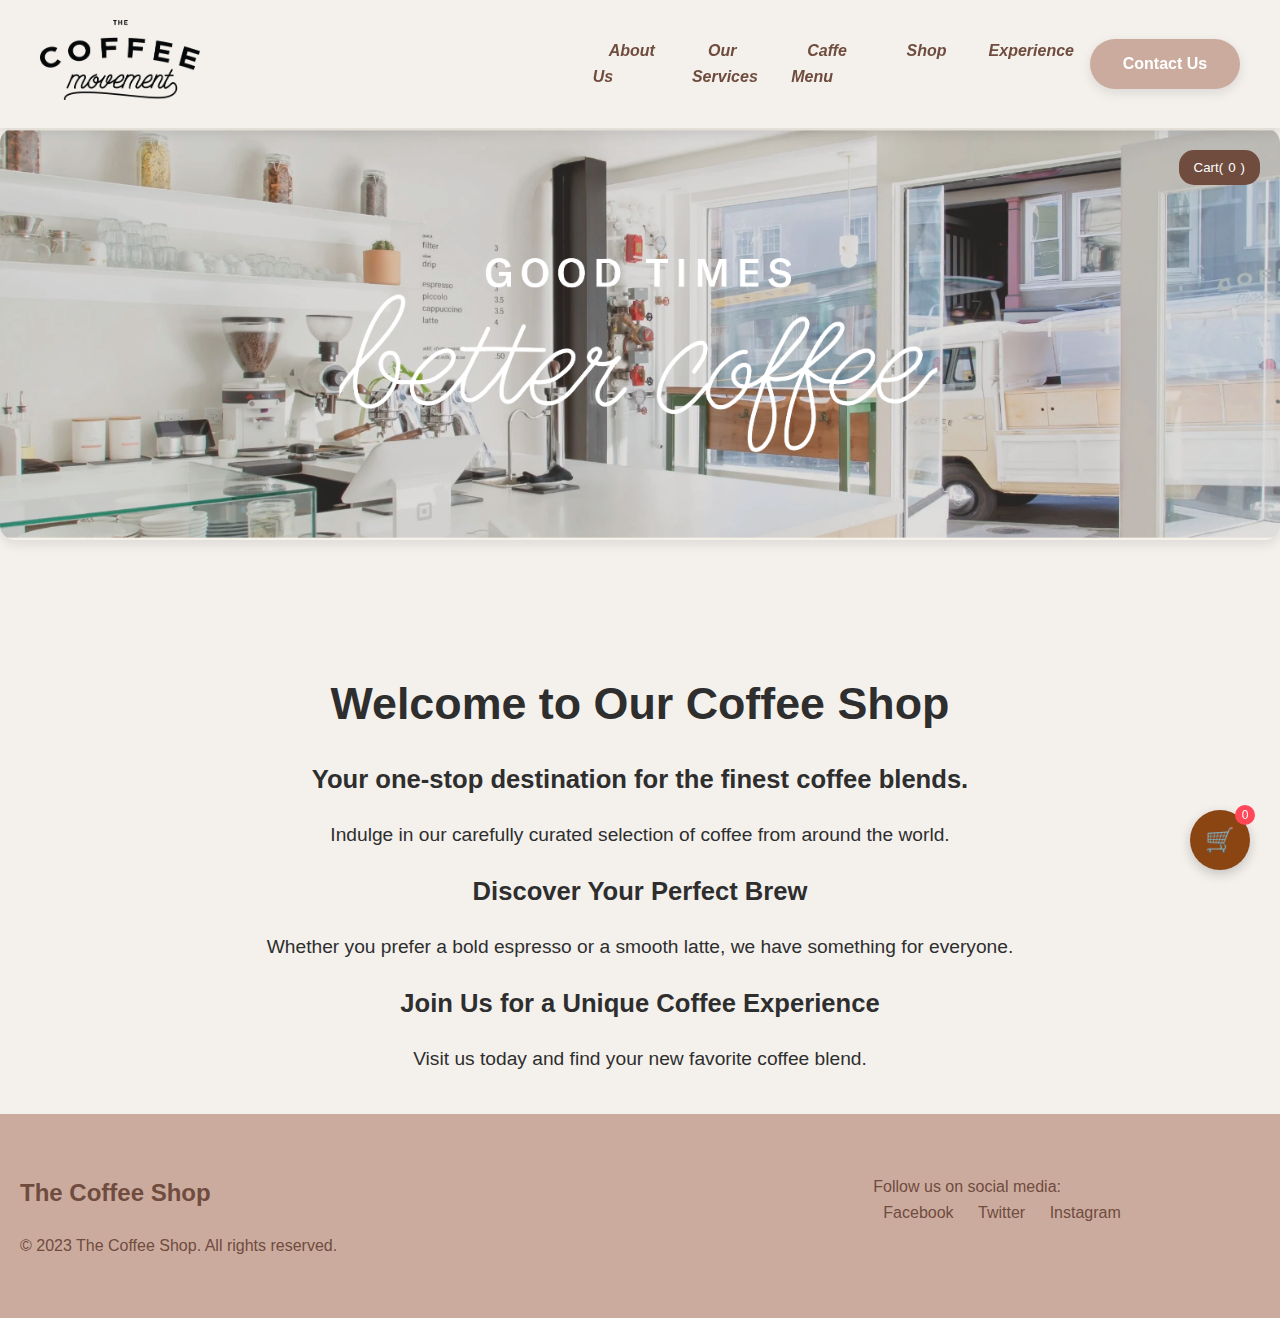
<file: index.html>
<!--Creating a coffee shop  Responsive  website-->
<!DOCTYPE html>
<html lang="en">

<head>
    <meta charset="UTF-8">
    <meta name="viewport" content="width=device-width, initial-scale=1.0">
    <title>Coffee Shop</title>
    <link rel="stylesheet" href="css/style.css">
    <script src="javaScript/script.js" defer></script>
</head>

<body>
    <div class="navbar">
        <div class="logo">
            <a href="index.html"><img src="imgs/coffeenav.webp" alt="Coffee Shop Logo"></a>
        </div>
        <div></div>
        <ul class="nav-links">
            <li><a href="About.html">About Us</a></li>
            <li><a href="service.html">Our Services</a></li>
            <li><a href="caffe.html">Caffe Menu</a></li>
            <li><a href="shop.html">Shop</a></li>
            <li><a href="experience.html">Experience</a></li>
        </ul>
        <div class="cart-icon">
            <a href="contact.html">
            <button>Contact Us</button></a>
        </div>
    </div>
    <div class="container">
        <img src="imgs/Home.PNG" alt="home img">
        <div class="content">
            <h2>Welcome to Our Coffee Shop</h2>

            <h3>Your one-stop destination for the finest coffee blends.</h3>
            <p>Indulge in our carefully curated selection of coffee from around the world.</p>
            <h3>Discover Your Perfect Brew</h3>
            <p>Whether you prefer a bold espresso or a smooth latte, we have something for everyone.</p>
            <h3>Join Us for a Unique Coffee Experience</h3>
            <p>Visit us today and find your new favorite coffee blend.</p>

        </div>
    </div>
    <footer>
        <div>
            <h3>The Coffee Shop</h3>
            <p>&copy; 2023 The Coffee Shop. All rights reserved.</p>
        </div>
        <div>
            
        </div>
        <div>
            <p>Follow us on social media:</p>
            <ul class="social-links">
                <li><a href="https://www.facebook.com">Facebook</a></li>
                <li><a href="https://www.twitter.com">Twitter</a></li>
                <li><a href="https://www.instagram.com">Instagram</a></li>
            </ul>
        </div>
    </footer>

</body>

</html>
</file>
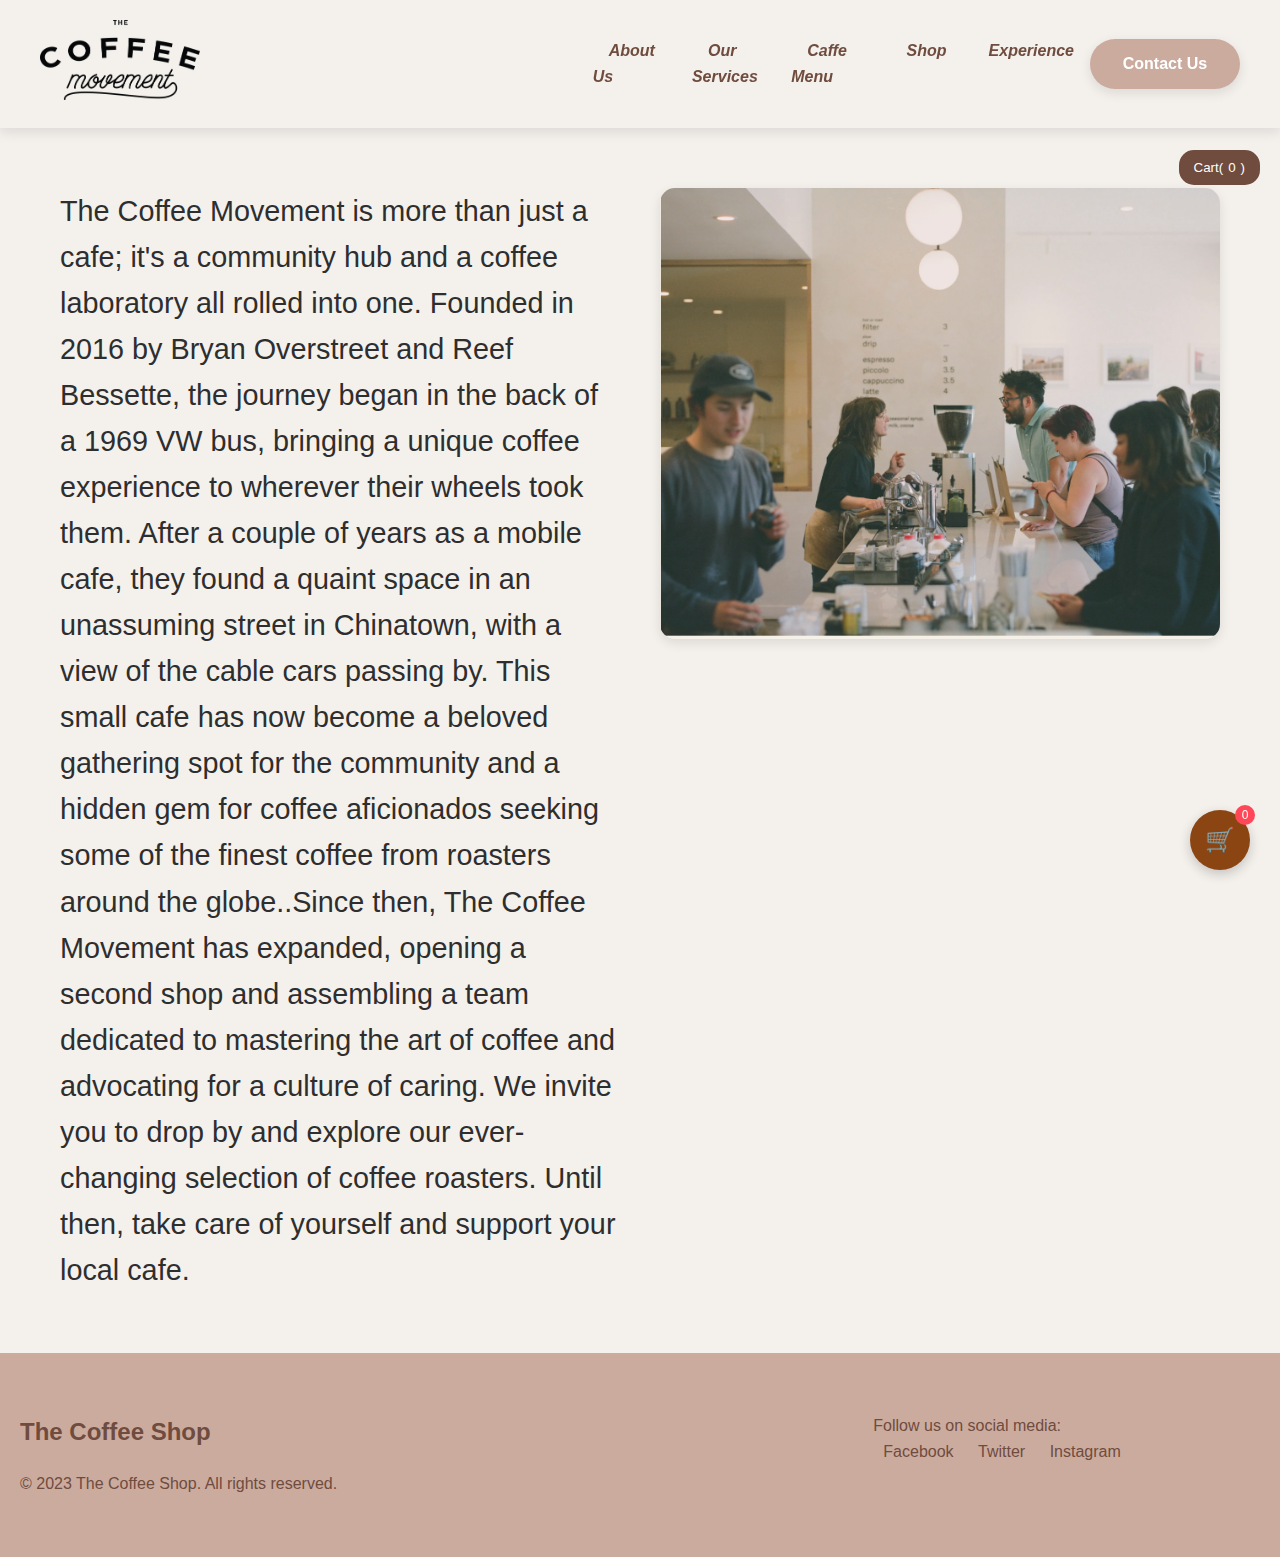
<file: About.html>
<!--Creating a coffee shop  Responsive  website-->
<!DOCTYPE html>
<html lang="en">

<head>
    <meta charset="UTF-8">
    <meta name="viewport" content="width=device-width, initial-scale=1.0">
    <title>About Us</title>
    <link rel="stylesheet" href="css/style.css">
    <script src="javaScript/script.js" defer></script>
</head>

<body>
    <div class="navbar">
        <div class="logo">
            <a href="index.html"><img src="imgs/coffeenav.webp" alt="Coffee Shop Logo"></a>
        </div>
        <div></div>
        <ul class="nav-links">
            <li><a href="About.html">About Us</a></li>
            <li><a href="service.html">Our Services</a></li>
            <li><a href="caffe.html">Caffe Menu</a></li>
            <li><a href="shop.html">Shop</a></li>
            <li><a href="experience.html">Experience</a></li>
        </ul>
        <div class="cart-icon">
            <a href="contact.html">
                <button>Contact Us</button></a>
        </div>
    </div>
    <div class="About-container">
        <p>The Coffee Movement is more than just a cafe; it's a community hub and a coffee laboratory all rolled into
            one. Founded in 2016 by Bryan Overstreet and Reef Bessette, the journey began in the back of a 1969 VW bus,
            bringing a unique coffee experience to wherever their wheels took them. After a couple of years as a mobile
            cafe, they found a quaint space in an unassuming street in Chinatown, with a view of the cable cars passing
            by. This small cafe has now become a beloved gathering spot for the community and a hidden gem for coffee
            aficionados seeking some of the finest coffee from roasters around the globe..Since then, The Coffee
            Movement has expanded, opening a second shop and assembling a team dedicated to mastering the art of coffee
            and advocating for a culture of caring. We invite you to drop by and explore our ever-changing selection of
            coffee roasters. Until then, take care of yourself and support your local cafe.</p>
        <img src="imgs/About.PNG" alt="About Us Image" class="about-image">

    </div>
    <footer>
        <div>
            <h3>The Coffee Shop</h3>
            <p>&copy; 2023 The Coffee Shop. All rights reserved.</p>
        </div>
        <div>

        </div>
        <div>
            <p>Follow us on social media:</p>
            <ul class="social-links">
                <li><a href="https://www.facebook.com">Facebook</a></li>
                <li><a href="https://www.twitter.com">Twitter</a></li>
                <li><a href="https://www.instagram.com">Instagram</a></li>
            </ul>
        </div>
    </footer>

</body>

</html>
</file>
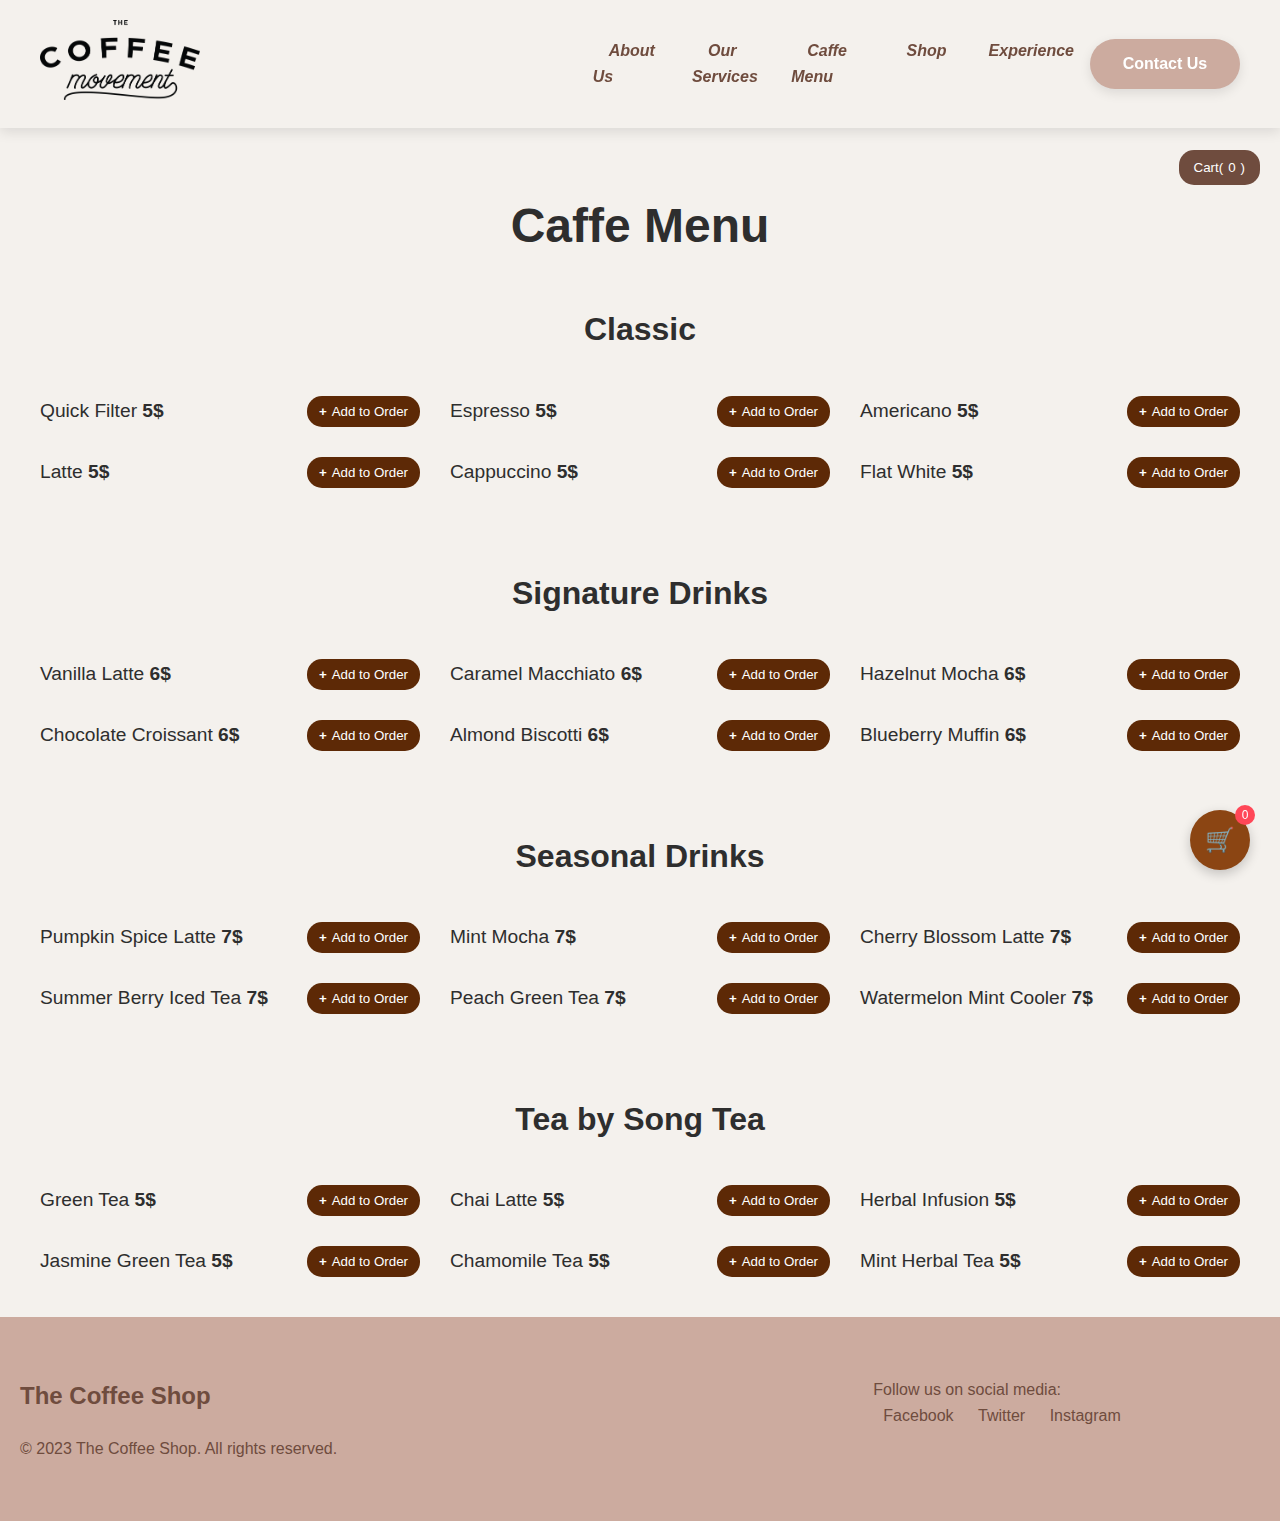
<file: caffe.html>
<!--Creating a coffee shop  Responsive  website-->
<!DOCTYPE html>
<html lang="en">

<head>
    <meta charset="UTF-8">
    <meta name="viewport" content="width=device-width, initial-scale=1.0">
    <title>Caffe Menu</title>
    <link rel="stylesheet" href="css/style.css">
    <script src="javaScript/script.js" defer></script>
</head>

<body>
    <div class="navbar">
        <div class="logo">
            <a href="index.html"><img src="imgs/coffeenav.webp" alt="Coffee Shop Logo"></a>
        </div>
        <div></div>
        <ul class="nav-links">
            <li><a href="About.html">About Us</a></li>
            <li><a href="service.html">Our Services</a></li>
            <li><a href="caffe.html">Caffe Menu</a></li>
            <li><a href="shop.html">Shop</a></li>
            <li><a href="experience.html">Experience</a></li>
        </ul>
        <div class="cart-icon">
            <a href="contact.html">
                <button>Contact Us</button></a>
        </div>
    </div>
    <h2>Caffe Menu</h2>
    <div class="caffe-container">
        <h3>Classic</h3>
        <div class="Classic">
            <p>Quick Filter <b class="price">5$</b></p>
            <p>Espresso <b class="price">5$</b></p>
            <p>Americano <b class="price">5$</b></p>
            <p>Latte <b class="price">5$</b></p>
            <p>Cappuccino <b class="price">5$</b></p>
            <p>Flat White <b class="price">5$</b></p>
        </div>
        <h3>Signature Drinks</h3>
        <div class="Signature-Drinks">
            <p>Vanilla Latte <b class="price">6$</b></p>
            <p>Caramel Macchiato <b class="price">6$</b></p>
            <p>Hazelnut Mocha <b class="price">6$</b></p>
            <p>Chocolate Croissant <b class="price">6$</b></p>
            <p>Almond Biscotti <b class="price">6$</b></p>
            <p>Blueberry Muffin <b class="price">6$</b></p>
        </div>
        <h3>Seasonal Drinks</h3>
        <div class="Seasonal-Drinks">
            <p>Pumpkin Spice Latte <b class="price">7$</b></p>
            <p>Mint Mocha <b class="price">7$</b></p>
            <p>Cherry Blossom Latte <b class="price">7$</b></p>
            <p>Summer Berry Iced Tea <b class="price">7$</b></p>
            <p>Peach Green Tea <b class="price">7$</b></p>
            <p>Watermelon Mint Cooler <b class="price">7$</b></p>
        </div>
        <h3>Tea by Song Tea</h3>
        <div class="Tea-by-Song-Tea">
            <p>Green Tea <b class="price">5$</b></p>
            <p>Chai Latte <b class="price">5$</b></p>
            <p>Herbal Infusion <b class="price">5$</b></p>
            <p>Jasmine Green Tea <b class="price">5$</b></p>
            <p>Chamomile Tea <b class="price">5$</b></p>
            <p>Mint Herbal Tea <b class="price">5$</b></p>
        </div>


    </div>
    <footer>
        <div>
            <h3>The Coffee Shop</h3>
            <p>&copy; 2023 The Coffee Shop. All rights reserved.</p>
        </div>
        <div>

        </div>
        <div>
            <p>Follow us on social media:</p>
            <ul class="social-links">
                <li><a href="https://www.facebook.com">Facebook</a></li>
                <li><a href="https://www.twitter.com">Twitter</a></li>
                <li><a href="https://www.instagram.com">Instagram</a></li>
            </ul>
        </div>
    </footer>

</body>

</html>
</file>
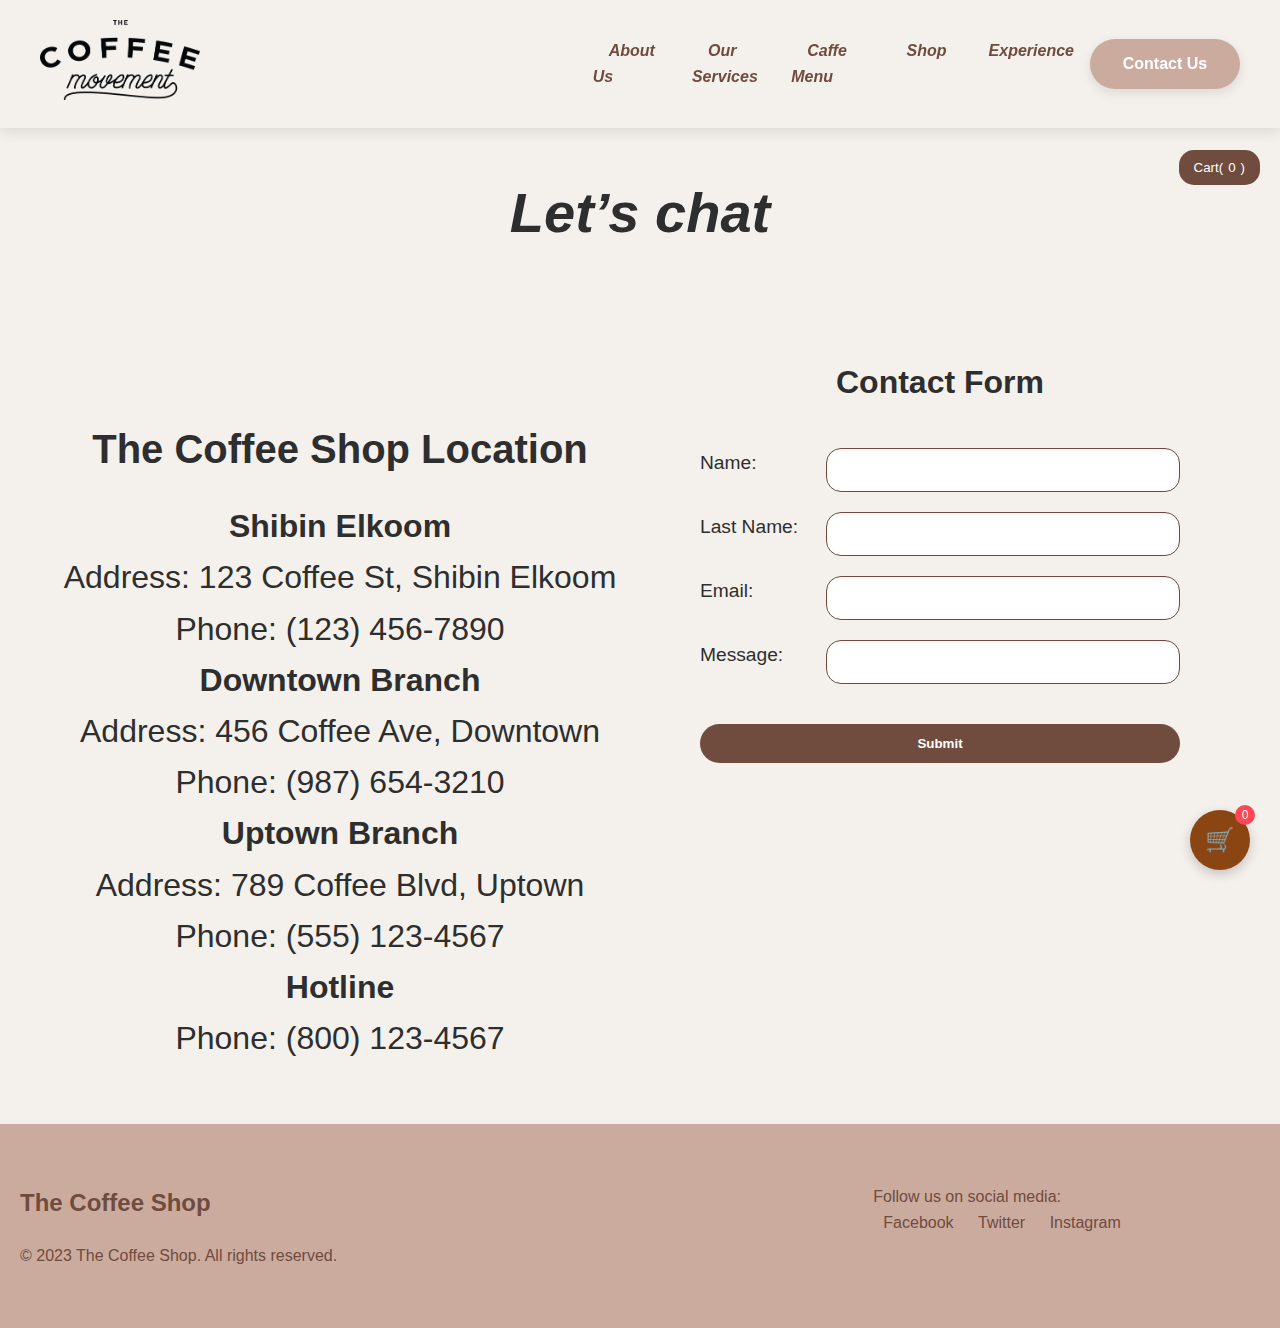
<file: contact.html>
<!--Creating a coffee shop  Responsive  website-->
<!DOCTYPE html>
<html lang="en">

<head>
    <meta charset="UTF-8">
    <meta name="viewport" content="width=device-width, initial-scale=1.0">
    <title>Contact Us</title>
    <link rel="stylesheet" href="css/style.css">
    <script src="javaScript/script.js" defer></script>
</head>

<body>
    <div class="navbar">
        <div class="logo">
            <a href="index.html"><img src="imgs/coffeenav.webp" alt="Coffee Shop Logo"></a>
        </div>
        <div></div>
        <ul class="nav-links">
            <li><a href="About.html">About Us</a></li>
            <li><a href="service.html">Our Services</a></li>
            <li><a href="caffe.html">Caffe Menu</a></li>
            <li><a href="shop.html">Shop</a></li>
            <li><a href="experience.html">Experience</a></li>
        </ul>
        <div class="cart-icon">
            <a href="contact.html">
                <button>Contact Us</button></a>
        </div>
    </div>
    <h1>Let’s chat</h1>

    <div class="container1">
        <div class="container1-location">
            <h2>The Coffee Shop Location</h2>
            <div>
                <h3>Shibin Elkoom</h3>
                <p>Address: 123 Coffee St, Shibin Elkoom</p>
                <p>Phone: (123) 456-7890</p>
            </div>
            <div>
                <h3>Downtown Branch</h3>
                <p>Address: 456 Coffee Ave, Downtown</p>
                <p>Phone: (987) 654-3210</p>
            </div>
            <div>
                <h3>Uptown Branch</h3>
                <p>Address: 789 Coffee Blvd, Uptown</p>
                <p>Phone: (555) 123-4567</p>
            </div>
            <div>
                <h3>Hotline</h3>
                <p>Phone: (800) 123-4567</p>
            </div>
        </div>
        <div class="contact-form">
            <h3>Contact Form</h3>
            <form>

                <label for="name">Name:</label>
                <input type="text" id="name" name="name" required>
                <label for="lname">Last Name:</label>
                <input type="text" id="lname" name="lname" required>
                <label for="email">Email:</label>
                <input type="email" id="email" name="email" required>
                <label for="message">Message:</label>
                <input type="text" id="message" name="message" required>
               <p></p>
                <button type="submit">Submit</button>


            </form>
        </div>
    </div>
    <footer>
        <div>
            <h3>The Coffee Shop</h3>
            <p>&copy; 2023 The Coffee Shop. All rights reserved.</p>
        </div>
        <div>

        </div>
        <div>
            <p>Follow us on social media:</p>
            <ul class="social-links">
                <li><a href="https://www.facebook.com">Facebook</a></li>
                <li><a href="https://www.twitter.com">Twitter</a></li>
                <li><a href="https://www.instagram.com">Instagram</a></li>
            </ul>
        </div>
    </footer>

</body>


</html>
</file>
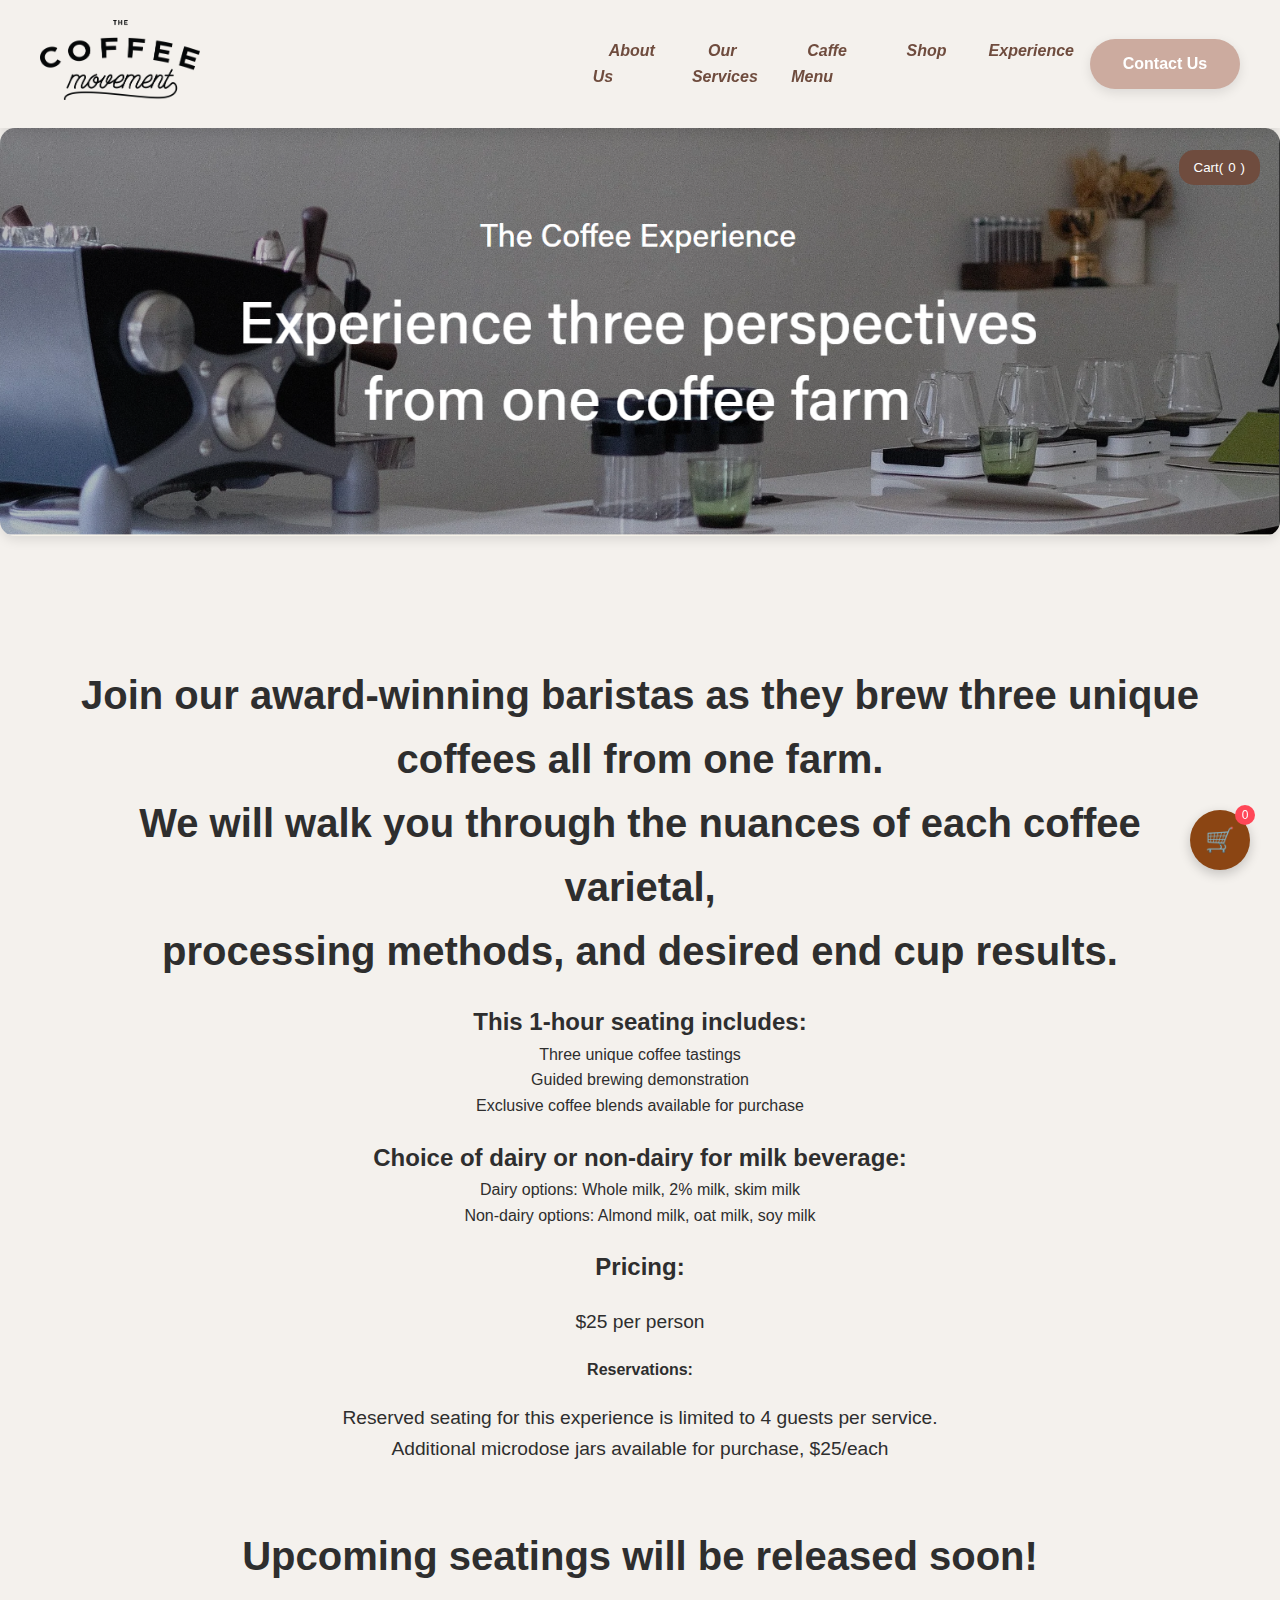
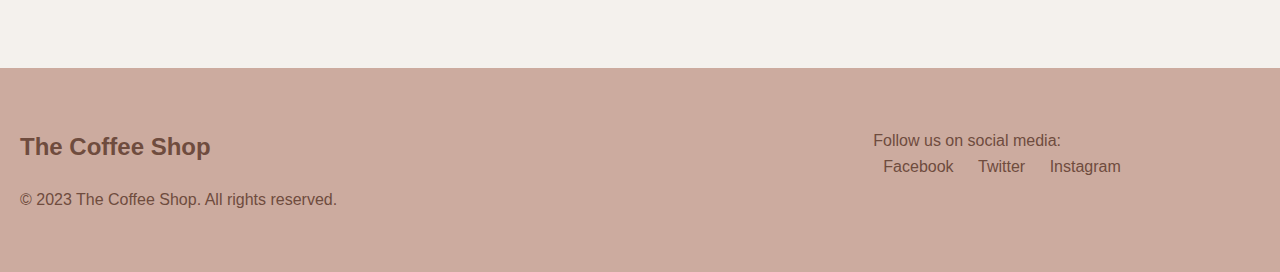
<file: experience.html>
<!--Creating a coffee shop  Responsive  website-->
<!DOCTYPE html>
<html lang="en">

<head>
    <meta charset="UTF-8">
    <meta name="viewport" content="width=device-width, initial-scale=1.0">
    <title>Experience</title>
    <link rel="stylesheet" href="css/style.css">
    <script src="javaScript/script.js" defer></script>
</head>

<body>
    <div class="navbar">
        <div class="logo">
            <a href="index.html"><img src="imgs/coffeenav.webp" alt="Coffee Shop Logo"></a>
        </div>
        <div></div>
        <ul class="nav-links">
            <li><a href="About.html">About Us</a></li>
            <li><a href="service.html">Our Services</a></li>
            <li><a href="caffe.html">Caffe Menu</a></li>
            <li><a href="shop.html">Shop</a></li>
            <li><a href="experience.html">Experience</a></li>
        </ul>
        <div class="cart-icon">
            <a href="contact.html">
                <button>Contact Us</button></a>
        </div>
    </div>
    <div class="excontainer">
        <img src="imgs/Experience.PNG" alt="Experience Image" class="experience-image  ">
        <div class="experience-description">
            <h2>Join our award-winning baristas as they brew three unique coffees all from one farm.<br> We will walk
                you
                through the nuances of each coffee varietal,<br> processing methods, and desired end cup results.</h2>
            <div>
                <h3>This 1-hour seating includes:</h3>
                <ul>
                    <li>Three unique coffee tastings</li>
                    <li>Guided brewing demonstration</li>
                    <li>Exclusive coffee blends available for purchase</li>
                </ul>
            </div>
            <div>
                <h3>Choice of dairy or non-dairy for milk beverage:</h3>
                <ul>
                    <li>Dairy options: Whole milk, 2% milk, skim milk</li>
                    <li>Non-dairy options: Almond milk, oat milk, soy milk</li>
                </ul>
            </div>
            <div>
                <h3>Pricing:</h3>
                <p>$25 per person</p>
                <h4>Reservations:</h4>
                <p>Reserved seating for this experience is limited to 4 guests per service.
                    <br>Additional microdose jars available for purchase, $25/each
                </p>
                <h2>Upcoming seatings will be released soon!</h2>
            </div>

        </div>
    </div>



    <footer>
        <div>
            <h3>The Coffee Shop</h3>
            <p>&copy; 2023 The Coffee Shop. All rights reserved.</p>
        </div>
        <div>

        </div>
        <div>
            <p>Follow us on social media:</p>
            <ul class="social-links">
                <li><a href="https://www.facebook.com">Facebook</a></li>
                <li><a href="https://www.twitter.com">Twitter</a></li>
                <li><a href="https://www.instagram.com">Instagram</a></li>
            </ul>
        </div>
    </footer>

</body>

</html>
</file>
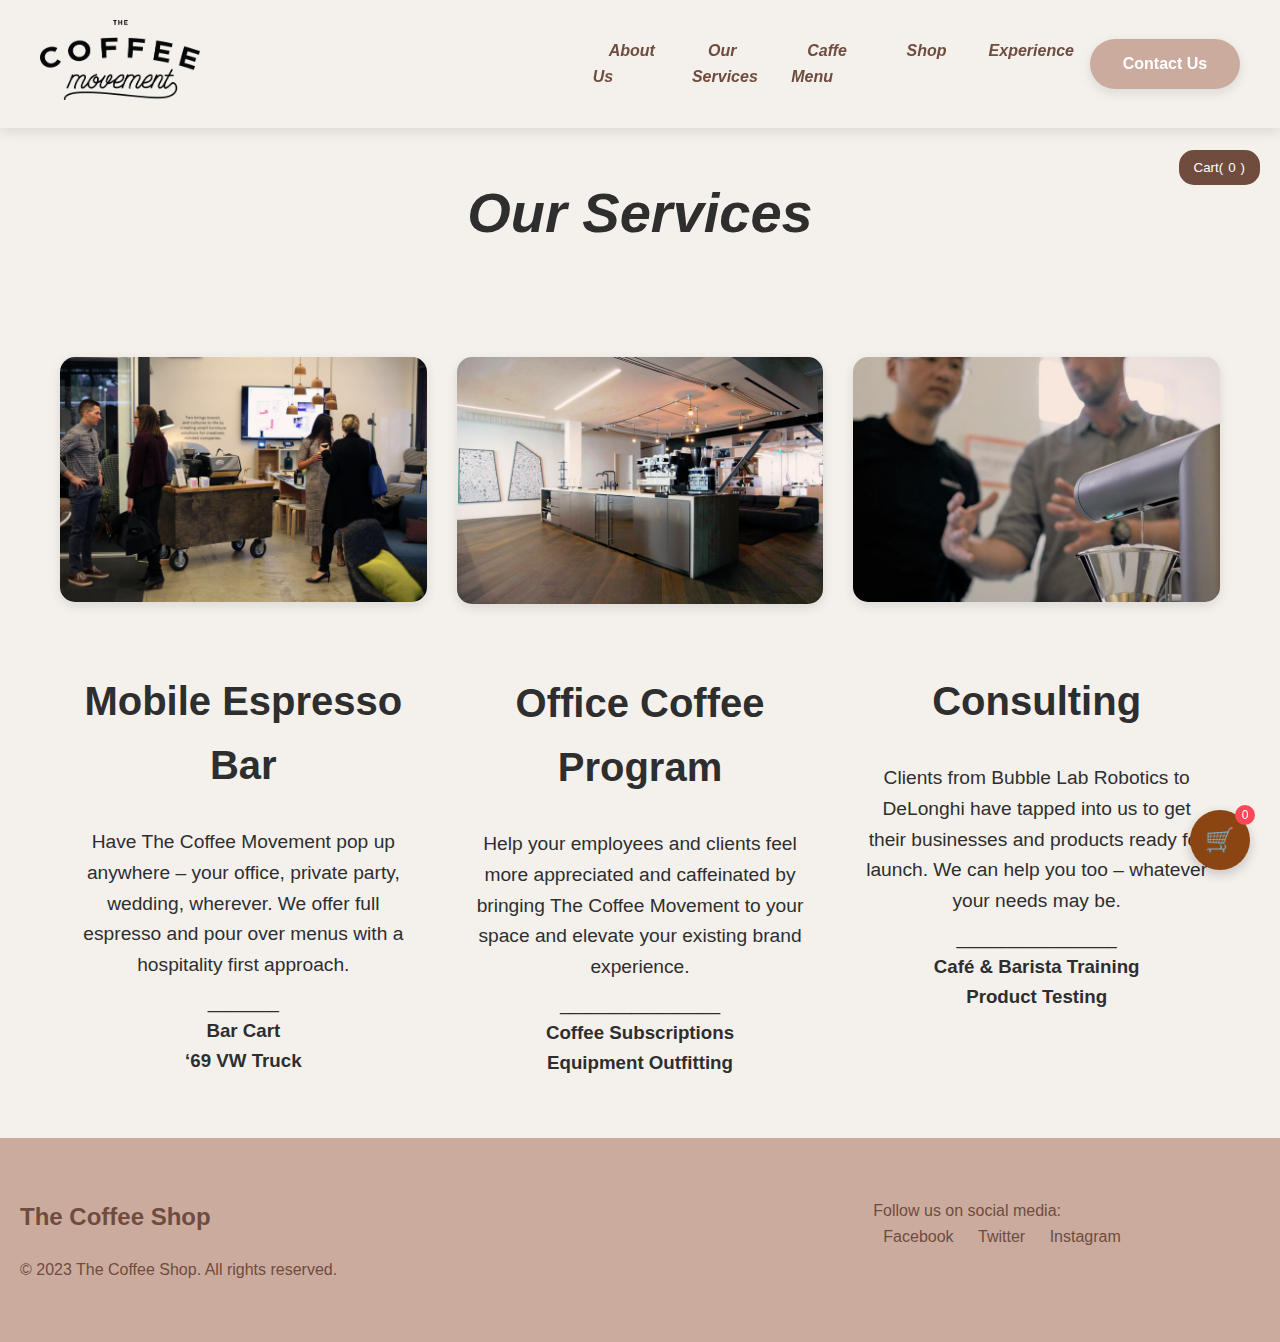
<file: service.html>
<!--Creating a coffee shop  Responsive  website-->
<!DOCTYPE html>
<html lang="en">

<head>
    <meta charset="UTF-8">
    <meta name="viewport" content="width=device-width, initial-scale=1.0">
    <title>Our Services</title>
    <link rel="stylesheet" href="css/style.css">
    <script src="javaScript/script.js" defer></script>
</head>

<body>
    <div class="navbar">
        <div class="logo">
            <a href="index.html"><img src="imgs/coffeenav.webp" alt="Coffee Shop Logo"></a>
        </div>
        <div></div>
        <ul class="nav-links">
            <li><a href="About.html">About Us</a></li>
            <li><a href="service.html">Our Services</a></li>
            <li><a href="caffe.html">Caffe Menu</a></li>
            <li><a href="shop.html">Shop</a></li>
            <li><a href="experience.html">Experience</a></li>
        </ul>
        <div class="cart-icon">
            <a href="contact.html">
                <button>Contact Us</button></a>
        </div>
    </div>
    <h1>Our Services</h1>
    <div class="service-container ">
        <div>
            <img src="imgs/serv1.webp" alt="">
            <h2>Mobile Espresso Bar</h2>
            <p>Have The Coffee Movement pop up anywhere – your office, private party, wedding, wherever. We offer full
                espresso and pour over menus with a hospitality first approach.</p>
            <span>________</span>
            <h3>Bar Cart</h3>
            <h3>‘69 VW Truck</h3>
        </div>
        <div>
            <img src="imgs/serv2.webp" alt="">
            <h2>Office Coffee Program</h2>
            <p>Help your employees and clients feel more appreciated and caffeinated by bringing The Coffee Movement to
                your space and elevate your existing brand experience.</p>
            <span>__________________</span>

            <h3>Coffee Subscriptions</h3>
            <h3>Equipment Outfitting</h3>
        </div>
        <div>
            <img src="imgs/serv3.webp" alt="">
            <h2>Consulting</h2>
            <p>Clients from Bubble Lab Robotics to DeLonghi have tapped into us to get their businesses and products
                ready for launch. We can help you too – whatever your needs may be.</p>
            <span>__________________</span>

            <h3>Café & Barista Training</h3>
            <h3>Product Testing</h3>
        </div>
    </div>
    <footer>
        <div>
            <h3>The Coffee Shop</h3>
            <p>&copy; 2023 The Coffee Shop. All rights reserved.</p>
        </div>
        <div>

        </div>
        <div>
            <p>Follow us on social media:</p>
            <ul class="social-links">
                <li><a href="https://www.facebook.com">Facebook</a></li>
                <li><a href="https://www.twitter.com">Twitter</a></li>
                <li><a href="https://www.instagram.com">Instagram</a></li>
            </ul>
        </div>
    </footer>

</body>

</html>
</file>
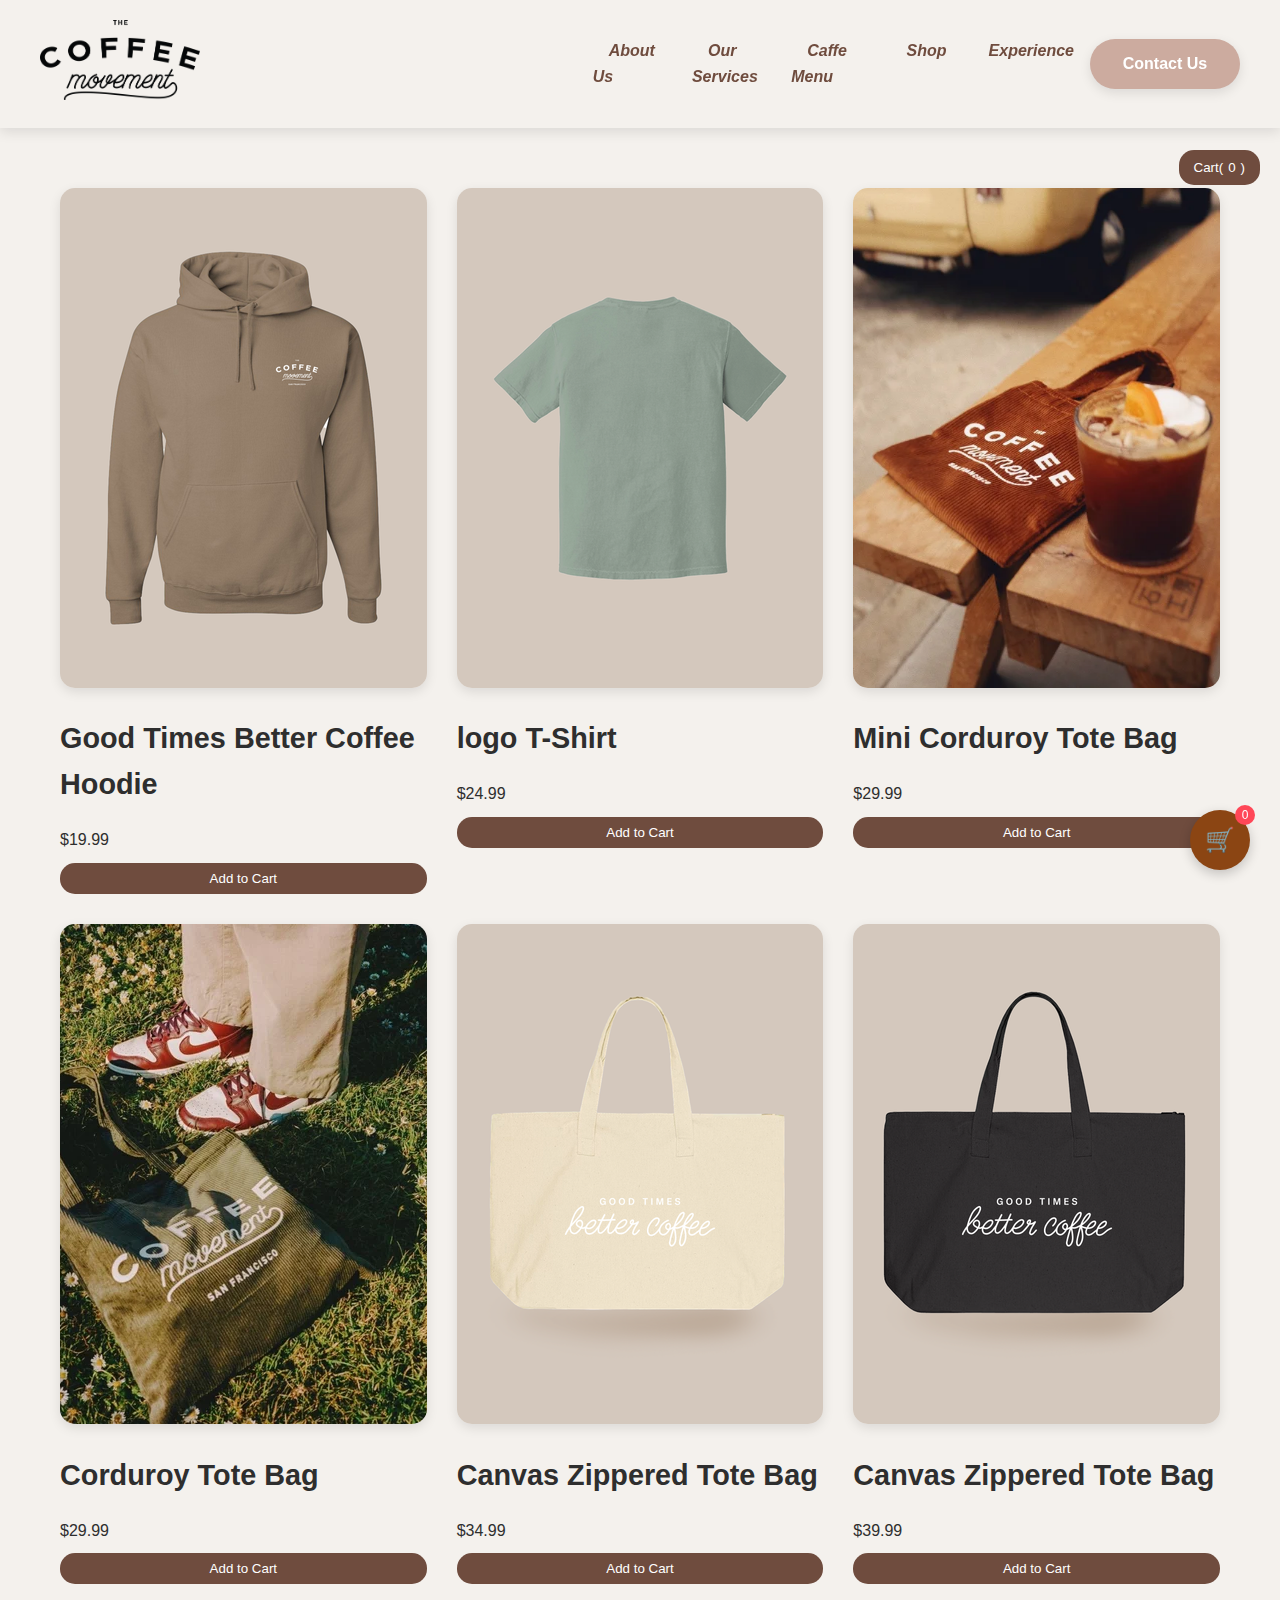
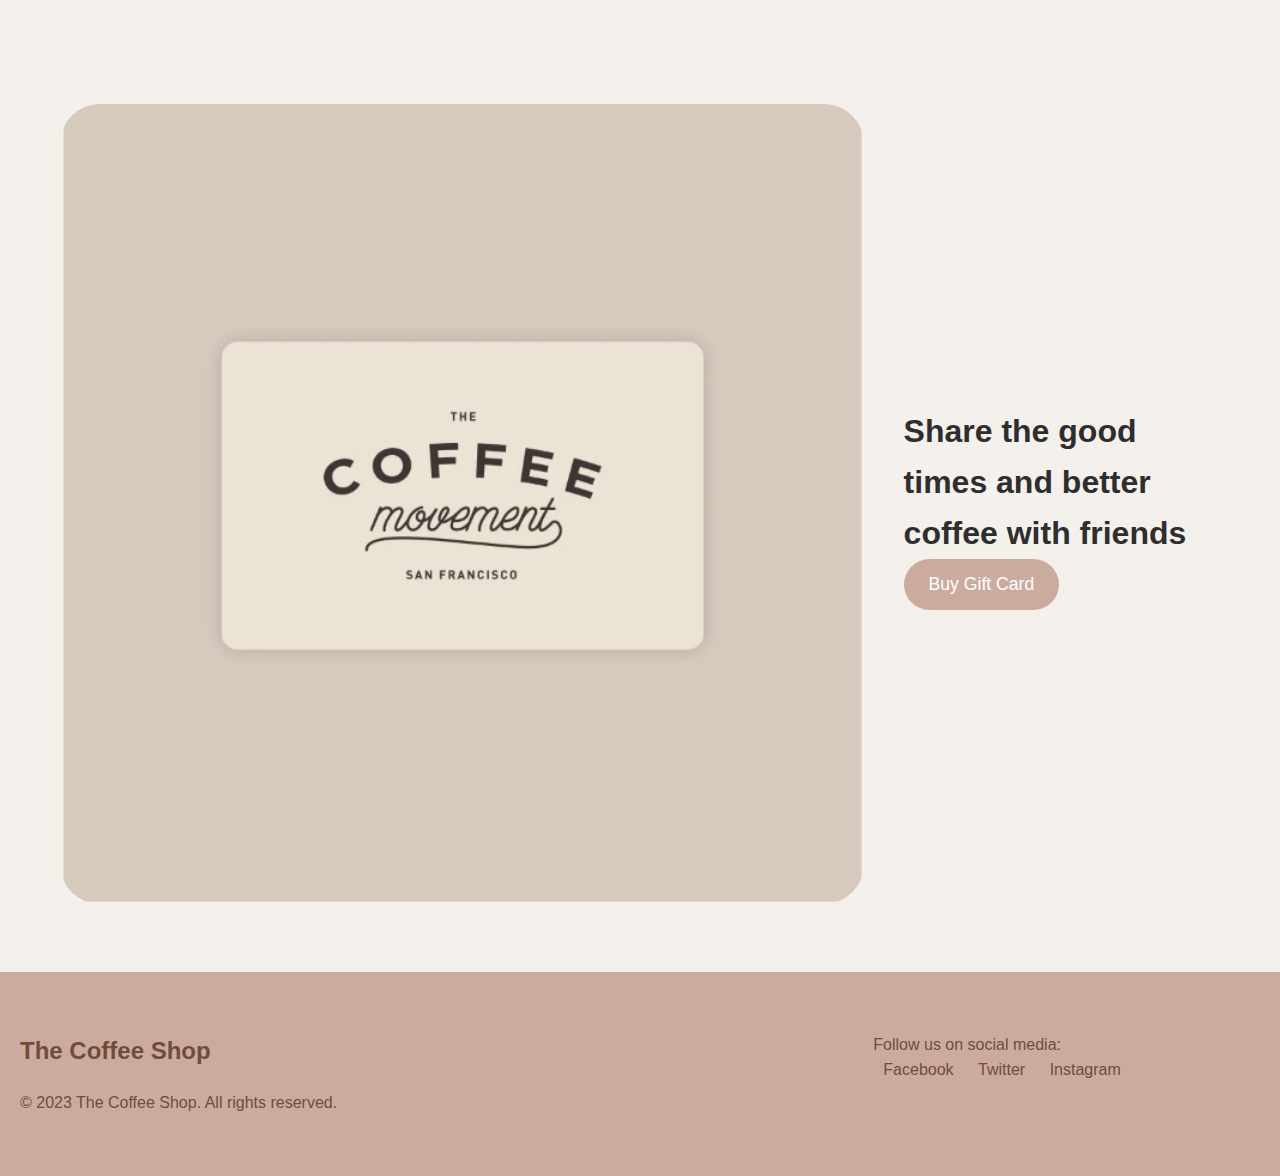
<file: shop.html>
<!DOCTYPE html>
<html lang="en">

<head>
    <meta charset="UTF-8">
    <meta name="viewport" content="width=device-width, initial-scale=1.0">
    <title>Our Shop</title>
    <link rel="stylesheet" href="css/style.css">
    <script src="javaScript/script.js" defer></script>
</head>

<body>
    <div class="navbar">
        <div class="logo">
            <a href="index.html"><img src="imgs/coffeenav.webp" alt="Coffee Shop Logo"></a>
        </div>
        <div></div>
        <ul class="nav-links">
            <li><a href="About.html">About Us</a></li>
            <li><a href="service.html">Our Services</a></li>
            <li><a href="caffe.html">Caffe Menu</a></li>
            <li><a href="shop.html">Shop</a></li>
            <li><a href="experience.html">Experience</a></li>
        </ul>
        <div class="cart-icon">
            <a href="contact.html">
                <button>Contact Us</button></a>
        </div>
    </div>
    <div class="shop-container">
        <div>
            <img src="imgs/shirt1.webp" alt="t-shirt 1">
            <h4>Good Times Better Coffee Hoodie</h4>
            <p class="Price">$19.99</p>
        </div>
        <div>
            <img src="imgs/shirt2.webp" alt="t-shirt 2">
            <h4>logo T-Shirt</h4>
            <p class="Price">$24.99</p>
        </div>
        <div>
            <img src="imgs/page.webp" alt="Bag">
            <h4>Mini Corduroy Tote Bag</h4>
            <p class="Price">$29.99</p>
        </div>
        <div>
            <img src="imgs/pag1.webp" alt="Bag">
            <h4>Corduroy Tote Bag</h4>
            <p class="Price">$29.99</p>
        </div>
        <div>
            <img src="imgs/pag2.webp" alt="Bag">
            <h4>Canvas Zippered Tote Bag</h4>
            <p class="Price">$34.99</p>
        </div>
        <div>
            <img src="imgs/page3.webp" alt="Bag">
            <h4>Canvas Zippered Tote Bag</h4>
            <p class="Price">$39.99</p>
        </div>
    </div>
    <div class="shop-foot">
        <div>
            <img src="imgs/shopcof.PNG" alt="Coffee">
        </div>
        <div>
            <p>Share the good times and better coffee with friends</p>
            <button>Buy Gift Card</button>
        </div>
    </div>
    
    <footer>
        <div>
            <h3>The Coffee Shop</h3>
            <p>&copy; 2023 The Coffee Shop. All rights reserved.</p>
        </div>
        <div>

        </div>
        <div>
            <p>Follow us on social media:</p>
            <ul class="social-links">
                <li><a href="https://www.facebook.com">Facebook</a></li>
                <li><a href="https://www.twitter.com">Twitter</a></li>
                <li><a href="https://www.instagram.com">Instagram</a></li>
            </ul>
        </div>
    </footer>

</body>

</html>
</file>
<file: css/style.css>
* {
    margin: 0;
    padding: 0;
    box-sizing: border-box;
}

:root {
    --primary-color: #6f4c3e;
    --secondary-color: #f4f1ed;
    --accent-color: #ccab9f;
    --text-dark: #2e2e2e;
    --text-light: #ffffff;
    --font-family: 'Segoe UI', Tahoma, Geneva, Verdana, sans-serif;
    --transition: all 0.3s ease-in-out;
    --box-shadow: 0 4px 12px rgba(0, 0, 0, 0.1);
    --radius: 15px;
}

body {
    font-family: var(--font-family);
    background-color: var(--secondary-color);
    color: var(--text-dark);
    line-height: 1.6;
    scroll-behavior: smooth;
}

/* Navbar */
.navbar {
    background-color: var(--secondary-color);
    padding: 20px 40px;
    display: grid;
    grid-template-columns: 1fr 1fr 1.8fr 0.5fr;
    align-items: center;
    box-shadow: var(--box-shadow);
    position: sticky;
    top: 0;
    z-index: 999;
}

.navbar .logo img {
    height: 80px;
    transition: var(--transition);
}

.navbar .logo img:hover {
    transform: scale(1.05);
}

.navbar .nav-links {
    list-style: none;
    display: grid;
    grid-template-columns: 2fr 2fr 2fr .8fr 1fr;
    gap: 10px;
    justify-items: center;
}

.navbar .nav-links a {
    text-decoration: none;
    font-weight: bold;
    color: var(--primary-color);
    font-style: oblique;
    padding: 8px 16px;
    border-radius: var(--radius);
    transition: var(--transition);
}

.navbar .nav-links a:hover {
    background-color: var(--accent-color);
    color: var(--text-light);
}

.navbar .cart-icon button {
    background: var(--accent-color);
    color: var(--text-light);
    font-weight: bold;
    width: 150px;
    height: 50px;
    font-size: 1em;
    border: none;
    border-radius: 30px;
    cursor: pointer;
    box-shadow: var(--box-shadow);
    transition: var(--transition);
}

.navbar .cart-icon button:hover {
    background-color: var(--primary-color);
    transform: translateY(-3px);
}

/* Container + Content */
.container img {
    width: 100%;
    border-radius: var(--radius);
    box-shadow: var(--box-shadow);
    transition: var(--transition);
}

/* .container img:hover {
    transform: scale(1.02);
} */

.container .content {
    text-align: center;
    padding: 40px 20px;
}

.container .content h2 {
    font-size: 2.8em;
    margin-top: 80px;
}

.container .content h3 {
    font-size: 1.6em;
    margin: 20px 0;
}

.container .content p {
    font-size: 1.2em;
    max-width: 800px;
    margin: 0 auto;
}

/* Footer */
footer {
    background-color: var(--accent-color);
    color: var(--primary-color);
    padding: 40px 0;
    display: grid;
    grid-template-columns: repeat(3, 1fr);
}

footer div {
    padding: 20px;
}

footer h3 {
    font-size: 1.5em;
    margin-bottom: 20px;
}

footer p,
footer .social-links a {
    font-size: 1em;
}

footer .social-links {
    list-style: none;
}

footer .social-links li {
    display: inline;
    margin: 0 10px;
}

footer .social-links a {
    text-decoration: none;
    color: var(--primary-color);
    transition: var(--transition);
}

footer .social-links a:hover {
    color: var(--text-light);
}

/* Reusable Card Style */
.card {
    background: #fff;
    padding: 20px;
    border-radius: var(--radius);
    box-shadow: var(--box-shadow);
    transition: var(--transition);
}

.card:hover {
    transform: translateY(-5px);
}

/* About Us */
.About-container {
    display: grid;
    grid-template-columns: 1fr 1fr;
    gap: 40px;
    padding: 60px;
}

.About-container p {
    font-size: 1.8em;
}

.About-container img {
    border-radius: var(--radius);
    box-shadow: var(--box-shadow);
    width: 100%;
}

/* Service Page */
.service-container {
    display: grid;
    grid-template-columns: repeat(3, 1fr);
    gap: 30px;
    padding: 60px;
    text-align: center;
}

.service-container h2 {
    font-size: 2.5em;
    grid-column: span 3;
}

.service-container p {
    font-size: 1.2em;
    padding: 10px;
}

.service-container img {
    border-radius: var(--radius);
    box-shadow: var(--box-shadow);
    transition: var(--transition);
    width: 100%;
}

.service-container img:hover {
    transform: scale(1.05);
}

/* Menu Section */
h2 {
    font-size: 3em;
    text-align: center;
    margin: 60px 0 20px;
}

.caffe-container h3 {
    font-size: 2em;
    margin-top: 40px;
    text-align: center;
}

.Classic,
.Signature-Drinks,
.Seasonal-Drinks,
.Tea-by-Song-Tea {
    display: grid;
    grid-template-columns: repeat(3, 1fr);
    gap: 30px;
    padding: 40px;
    text-align: center;
}

.caffe-container p {
    display: inline;
    font-size: 1.2em;
    text-align: left;
}

/* Shop Page */
.shop-container {
    display: grid;
    grid-template-columns: repeat(3, 1fr);
    gap: 30px;
    padding: 60px;
}

.shop-container img {
    width: 100%;
    height: 500px;
    object-fit: cover;
    border-radius: var(--radius);
    box-shadow: var(--box-shadow);
}

.shop-container h4 {
    font-size: 1.8em;
    margin: 20px 0;
}

.shop-foot {
    display: grid;
    grid-template-columns: 1fr 1fr;
    align-items: center;
    gap: 40px;
    padding: 60px;
}

.shop-foot img {
    height: 800px;
    border-radius: 40px;
    object-fit: cover;
}

.shop-foot p {
    font-size: 2em;
    font-weight: bold;
}

.shop-foot button {
    background-color: var(--accent-color);
    color: white;
    border-radius: 30px;
    font-size: 1.1em;
    padding: 15px 25px;
    border: none;
    cursor: pointer;
    transition: var(--transition);
}

.shop-foot button:hover {
    background-color: var(--primary-color);
}

/* Experience */
.excontainer img {
    width: 100%;
    border-radius: var(--radius);
    box-shadow: var(--box-shadow);
}

.experience-description {
    text-align: center;
    padding: 60px;
}

.experience-description ul {
    list-style: none;
    padding: 0;
}

.experience-description h2 {
    font-size: 2.5em;
}

.experience-description h3 {
    font-size: 1.5em;
    margin-top: 20px;
}

.experience-description p {
    font-size: 1.2em;
    margin: 20px auto;
    max-width: 800px;
}

/* Contact Us */
h1 {
    font-size: 3.5em;
    font-style: italic;
    text-align: center;
    margin: 40px 0;
}

.container1 {
    display: grid;
    grid-template-columns: 1fr 1fr;
    gap: 40px;
    padding: 60px;
}

.container1 h2 {
    font-size: 2.5em;

}

.container1 div h3,
.container1 p,
.contact-form h3 {
    font-size: 2em;
    text-align: center;
}

form {
    display: grid;
    grid-template-columns: 0.3fr 1fr;
    gap: 20px;
    padding: 40px;
}

form label {
    font-size: 1.2em;
}

form input,
form textarea {
    padding: 12px;
    border: 1px solid var(--primary-color);
    border-radius: var(--radius);
    font-size: 1em;
    box-shadow: inset 0 2px 5px rgba(0, 0, 0, 0.05);
}

form button {
    background-color: var(--primary-color);
    color: white;
    padding: 12px 24px;
    border: none;
    border-radius: 30px;
    font-weight: bold;
    cursor: pointer;
    transition: var(--transition);
    grid-column: span 2;
}






/* Responsive for tablets (≤ 1024px) */
@media (max-width: 1024px) {
    .navbar {
        grid-template-columns: .4fr .2fr 2fr .4fr;
        padding: 20px;
        gap: 10px;
    }

    .navbar .nav-links {
        grid-template-columns: 1fr 1fr 1fr .6fr .8fr;
        gap: 2px;
    }

    .service-container,
    .shop-container,
    .Classic,
    .Signature-Drinks,
    .Seasonal-Drinks,
    .Tea-by-Song-Tea {
        grid-template-columns: repeat(2, 1fr);
    }

    .About-container,
    .container1,
    .shop-foot {
        grid-template-columns: 1fr;
        text-align: center;
    }

    .shop-foot img {
        height: auto;
    }

    form {
        grid-template-columns: 1fr;
    }
}

/* Responsive for mobile devices (≤ 768px) */
@media (max-width: 768px) {
    .navbar {
        grid-template-columns: 1fr;
        text-align: center;
    }

    .navbar .nav-links {
        grid-template-columns: repeat(1, auto);
        gap: 10px;
    }

    .navbar .cart-icon {
        justify-self: center;
        margin-top: 10px;
    }

    h1,
    h2,
    h3 {
        font-size: 1.8em !important;
    }

    p,
    .container .content p,
    .experience-description p {
        font-size: 1em;
    }

    .container .content h2 {
        font-size: 2em;
    }

    .container .content h3 {
        font-size: 1.3em;
    }

    .service-container,
    .shop-container,
    .Classic,
    .Signature-Drinks,
    .Seasonal-Drinks,
    .Tea-by-Song-Tea {
        grid-template-columns: 1fr;
    }
    img{
        width:100%;
    }
   .container1-location {
       width:80%;
   }
     .contact-form form{
         width:80%;
     }
    form label , form input{
        margin:0;
        padding:0;
    footer {
        grid-template-columns: 1fr;
        text-align: center;
    }

    form label {
        text-align: left;
    }
}

/* Responsive for small phones (≤ 480px) */
@media (max-width: 480px) {
    .navbar {
        padding: 10px;
    }

    .navbar .logo img {
        height: 60px;
    }

    .navbar .cart-icon button {
        width: 100%;
        font-size: 0.9em;
    }

    .container .content,
    .experience-description,
    .About-container,
    .container1,
    .shop-foot {
        padding: 20px;
    }

    .shop-foot p {
        font-size: 1.2em;
    }

    form input,
    form textarea {
        font-size: 0.9em;
    }

    footer h3 {
        font-size: 1.2em;
    }

}
</file>
